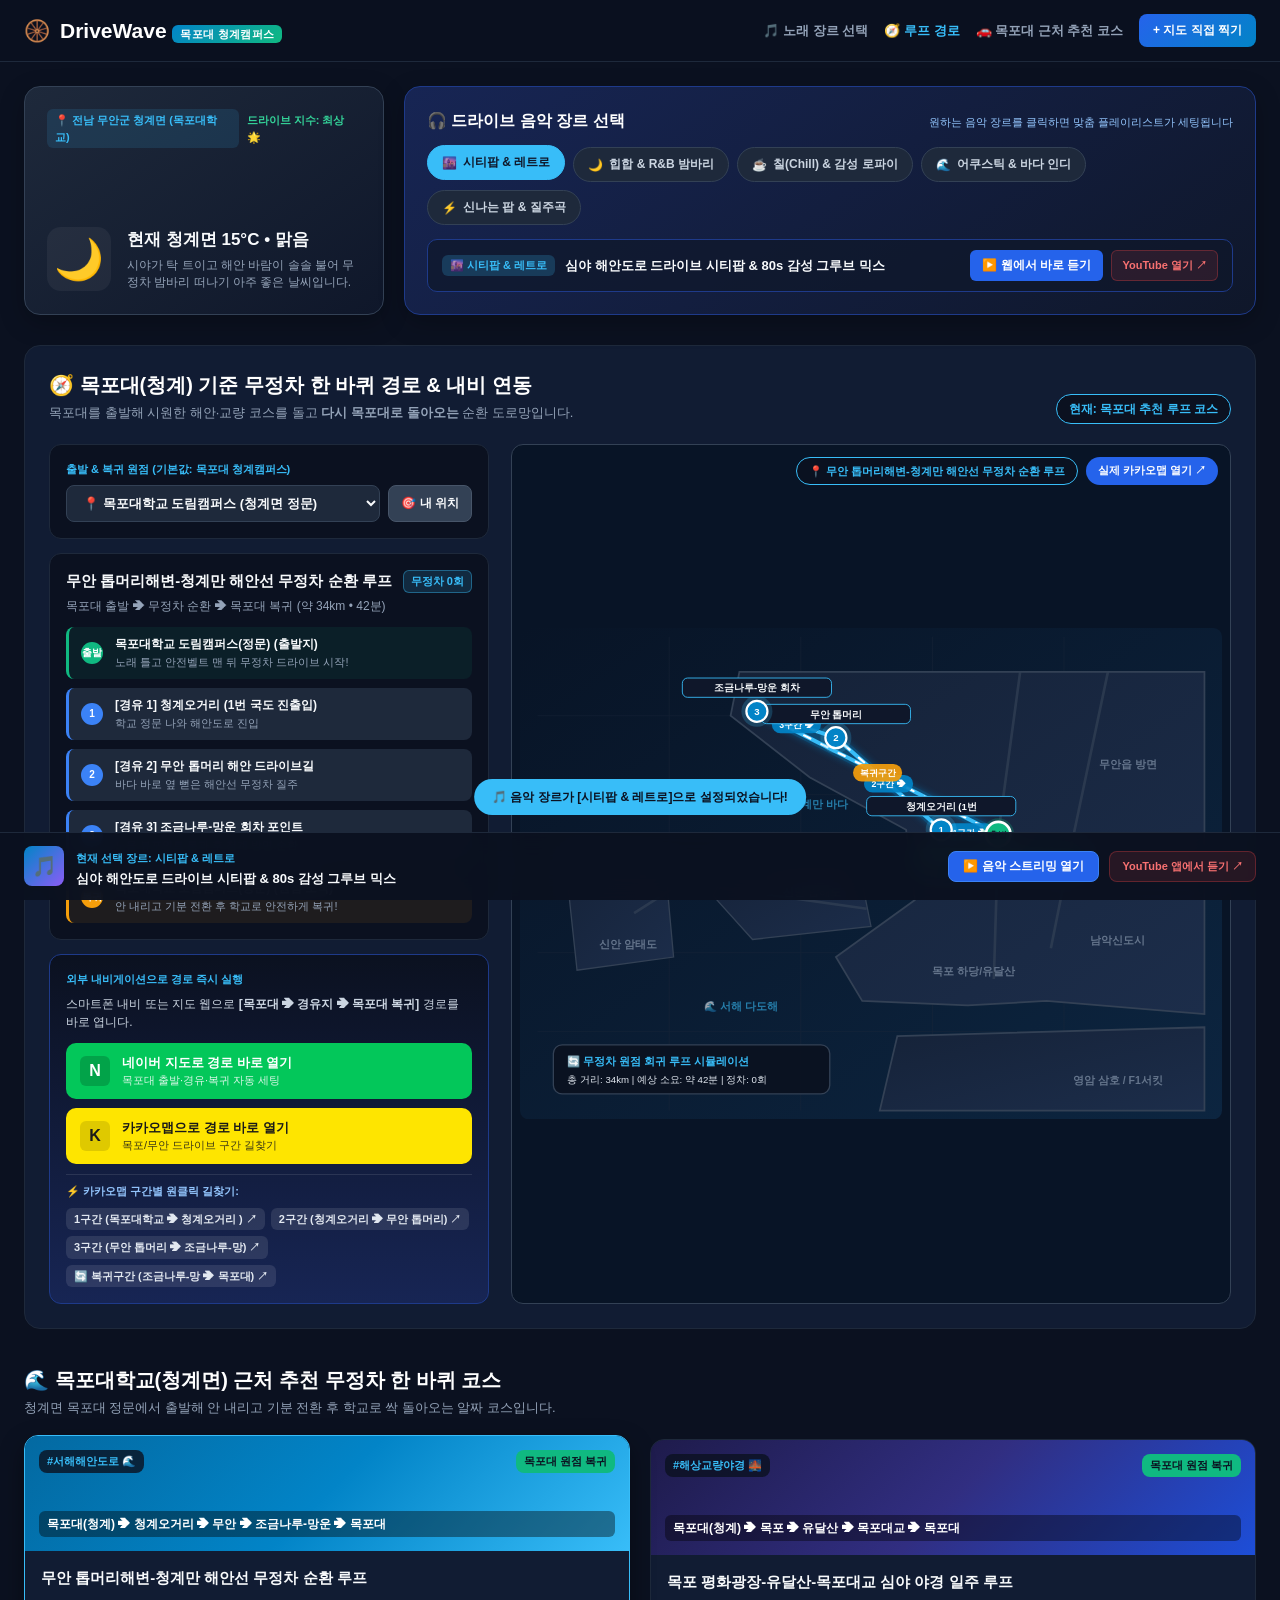
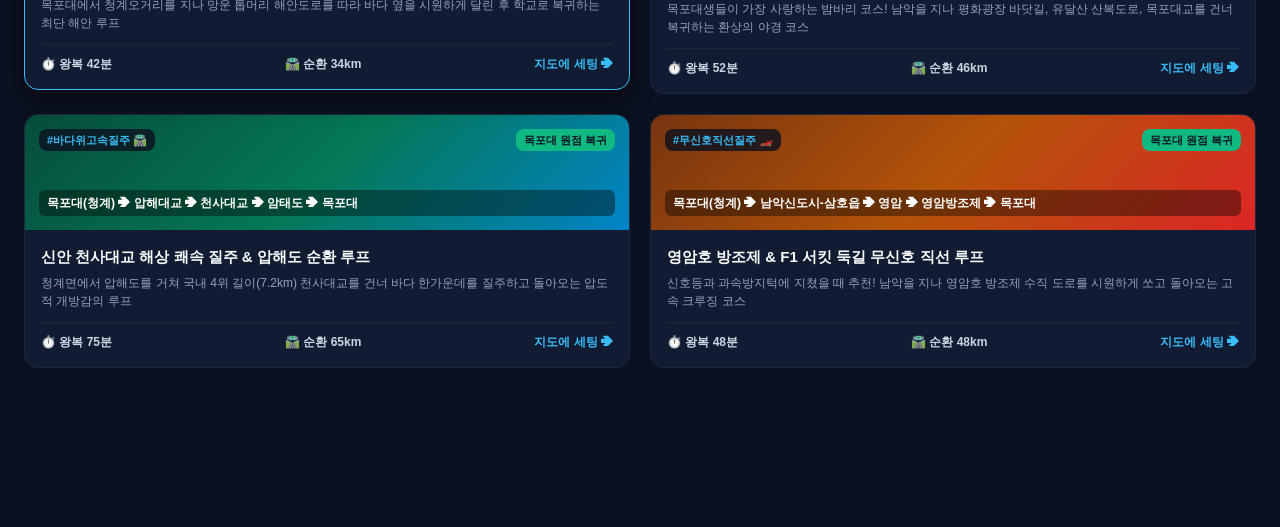
<file: index.html>
<!DOCTYPE html>
<html lang="ko">
<head>
  <meta charset="UTF-8">
  <meta name="viewport" content="width=device-width, initial-scale=1.0">
  <title>DriveWave LOOP - 목포대(청계) 무정차 드라이브 & 장르별 음악 추천</title>
  <link rel="stylesheet" href="style.css">
</head>
<body>

  <!-- [블록 1] 상단 헤더: 깔끔하게 로고와 핵심 이동 링크만 유지 -->
  <header class="header">
    <div class="header-container">
      <div class="logo" onclick="window.scrollTo({top: 0, behavior: 'smooth'})">
        <span class="logo-icon">🛞</span>
        <span class="logo-text">DriveWave <em class="campus-badge">목포대 청계캠퍼스</em></span>
      </div>

      <nav class="nav-links">
        <a href="#music-section">🎵 노래 장르 선택</a>
        <a href="#loop-planner" class="active">🧭 루프 경로</a>
        <a href="#courses">🚗 목포대 근처 추천 코스</a>
        <button type="button" class="btn-custom-mode" onclick="enableCustomLoopMode()">+ 지도 직접 찍기</button>
      </nav>
    </div>
  </header>

  <main class="main-container">

    <!-- [블록 2] 맨 위: 오직 [날씨]와 [노래 장르별 추천]만 집중 배치 -->
    <section class="weather-music-section" id="music-section">
      <!-- 1. 청계면 실시간 날씨 카드 -->
      <div class="weather-compact-card">
        <div class="weather-header">
          <span class="region-pill">📍 전남 무안군 청계면 (목포대학교)</span>
          <span class="drive-index">드라이브 지수: 최상 🌟</span>
        </div>
        <div class="weather-body">
          <div class="weather-big-icon" id="weatherIcon">🌙</div>
          <div class="weather-meta">
            <h3 id="weatherTemp">현재 청계면 15°C • 맑음</h3>
            <p id="weatherDesc">시야가 탁 트이고 해안 바람이 솔솔 불어 무정차 밤바리 떠나기 아주 좋은 날씨입니다.</p>
          </div>
        </div>
      </div>

      <!-- 2. 노래 장르별 추천 큐레이션 -->
      <div class="genre-music-card">
        <div class="genre-card-header">
          <h4>🎧 드라이브 음악 장르 선택</h4>
          <span class="sub-tip">원하는 음악 장르를 클릭하면 맞춤 플레이리스트가 세팅됩니다</span>
        </div>

        <div class="genre-pills">
          <button class="genre-btn active" data-genre="citypop" onclick="selectGenre('citypop')">
            <span>🌆</span> 시티팝 & 레트로
          </button>
          <button class="genre-btn" data-genre="rnb" onclick="selectGenre('rnb')">
            <span>🌙</span> 힙합 & R&B 밤바리
          </button>
          <button class="genre-btn" data-genre="lofi" onclick="selectGenre('lofi')">
            <span>☕</span> 칠(Chill) & 감성 로파이
          </button>
          <button class="genre-btn" data-genre="indie" onclick="selectGenre('indie')">
            <span>🌊</span> 어쿠스틱 & 바다 인디
          </button>
          <button class="genre-btn" data-genre="pop" onclick="selectGenre('pop')">
            <span>⚡</span> 신나는 팝 & 질주곡
          </button>
        </div>

        <!-- 현재 선택된 장르의 추천 플레이리스트 정보 바 -->
        <div class="active-music-bar">
          <div class="active-music-info">
            <span class="music-genre-badge" id="currentGenreBadge">🌆 시티팝 & 레트로</span>
            <strong id="currentTrackTitle">심야 해안도로 드라이브 시티팝 & 감성 그루브 믹스</strong>
          </div>
          <div class="active-music-actions">
            <button type="button" class="btn-music-play" onclick="toggleBgmPlay()">▶️ 웹에서 바로 듣기</button>
            <a id="genreYoutubeLink" href="https://www.youtube.com/results?search_query=%EB%B0%A4%EB%93%9C%EB%9D%BC%EC%9D%B4%EB%B8%8C+%EC%8B%9C%ED%8B%B0%ED%8C%9D+%ED%94%8C%EB%A0%88%EC%9D%B4%EB%A6%AC%EC%8A%A4%ED%8A%B8" target="_blank" class="btn-yt-link">YouTube 열기 ↗</a>
          </div>
        </div>
      </div>
    </section>

    <!-- [블록 3] 목포대 출발 무정차 루프 플래너 & 네이버/카카오 지도 연동 -->
    <section class="planner-section" id="loop-planner">
      <div class="section-header-row">
        <div>
          <h2>🧭 목포대(청계) 기준 무정차 한 바퀴 경로 & 내비 연동</h2>
          <span class="sub-desc">목포대를 출발해 시원한 해안·교량 코스를 돌고 <strong>다시 목포대로 돌아오는</strong> 순환 도로망입니다.</span>
        </div>
        <div class="mode-indicator" id="modeIndicator">현재: 목포대 추천 루프 코스</div>
      </div>

      <div class="planner-grid">
        <!-- 좌측: 경로 제어 및 네이버/카카오맵 연동 -->
        <div class="route-control-panel">
          
          <!-- 출발지 설정: 목포대 청계캠퍼스 중심 -->
          <div class="panel-card">
            <label class="step-label">출발 & 복귀 원점 (기본값: 목포대 청계캠퍼스)</label>
            <div class="start-select-row">
              <select id="startPointSelect" onchange="updateOriginFromPreset()">
                <option value="34.9126,126.4385,목포대학교 도림캠퍼스(정문)">📍 목포대학교 도림캠퍼스 (청계면 정문)</option>
                <option value="34.9180,126.4330,목포대 기숙사/후문">📍 목포대 기숙사 및 후문 원룸촌</option>
                <option value="34.9130,126.4170,청계면사무소/청계오거리">📍 무안 청계오거리 (1번 국도)</option>
                <option value="34.8152,126.4632,남악신도시(전남도청 앞)">📍 남악신도시 (전남도청 부근)</option>
                <option value="34.7955,126.4312,목포 평화광장">📍 목포 하당 평화광장 해안</option>
              </select>
              <button type="button" class="btn-gps" onclick="useMyGPSLocation()" title="내 실시간 위치 사용">🎯 내 위치</button>
            </div>
          </div>

          <!-- 타임라인 -->
          <div class="panel-card">
            <div class="route-title-bar">
              <h3 id="currentCourseTitle">무안 톱머리해변-청계만 해안선 무정차 순환 루프</h3>
              <span class="nonstop-badge">무정차 0회</span>
            </div>
            <p class="route-summary-stats" id="currentCourseStats">목포대 출발 ➔ 해안도로 ➔ 목포대 복귀 (약 34km • 42분)</p>

            <ul class="loop-timeline" id="loopTimelineList">
              <!-- JS 동적 렌더링 -->
            </ul>

            <div class="custom-help-box" id="customHelpBox" style="display: none;">
              💡 <strong>지도 직접 찍기 모드:</strong> 우측 경로 지도 화면 위를 클릭해 지나가고 싶은 지점을 찍으면, 자동으로 <strong>목포대로 돌아오는 한 바퀴 루프</strong>가 이어집니다!
              <button type="button" class="btn-reset-custom" onclick="clearCustomWaypoints()">경유지 초기화</button>
            </div>
          </div>

          <!-- 네이버 지도 & 카카오맵 연동 -->
          <div class="panel-card nav-export-card">
            <label class="step-label">외부 내비게이션으로 경로 즉시 실행</label>
            <p class="export-desc">스마트폰 내비 또는 지도 웹으로 <strong>[목포대 ➔ 경유지 ➔ 목포대 복귀]</strong> 경로를 바로 엽니다.</p>
            
            <div class="nav-btn-group">
              <button type="button" class="btn-nav-export btn-naver" onclick="openNaverMapRoute()">
                <span class="nav-logo">N</span>
                <div class="nav-btn-text">
                  <strong>네이버 지도로 경로 바로 열기</strong>
                  <small>목포대 출발·경유·복귀 자동 세팅</small>
                </div>
              </button>

              <button type="button" class="btn-nav-export btn-kakao" onclick="openKakaoMapRoute()">
                <span class="nav-logo">K</span>
                <div class="nav-btn-text">
                  <strong>카카오맵으로 경로 바로 열기</strong>
                  <small>목포/무안 드라이브 구간 길찾기</small>
                </div>
              </button>
            </div>

            <!-- 구간별 빠른 링크 -->
            <div class="segment-links-box" id="segmentLinksBox"></div>
          </div>

        </div>

        <!-- 우측: API 키 없이도 100% 선명하게 보이는 목포·무안 내비게이션 경로 그래픽 맵 -->
        <div class="map-wrapper">
          <div id="visualMapContainer" class="visual-map-container">
            <!-- JS에서 선택된 코스에 맞춰 고화질 내비게이션 경로 그래픽(SVG)을 렌더링합니다 -->
          </div>
          <div class="map-overlay-controls">
            <span class="overlay-chip" id="mapCourseChip">📍 무안·목포 순환 루프 미리보기</span>
            <button type="button" class="overlay-btn" onclick="openKakaoMapRoute()">실제 카카오맵 열기 ↗</button>
          </div>
        </div>
      </div>
    </section>

    <!-- [블록 4] 맨 밑: 목포대(청계면) 근처 실제 무정차 추천 코스 -->
    <section class="courses-section" id="courses">
      <div class="section-header-row">
        <div>
          <h2>🌊 목포대학교(청계면) 근처 추천 무정차 한 바퀴 코스</h2>
          <span class="sub-desc">청계면 목포대 정문에서 출발해 안 내리고 기분 전환 후 학교로 싹 돌아오는 알짜 코스입니다.</span>
        </div>
      </div>

      <div class="card-grid" id="courseCardGrid">
        <!-- JS 동적 렌더링 -->
      </div>
    </section>

  </main>

  <!-- 하단 고정 음악 플레이어 드로어 -->
  <footer class="bgm-player">
    <div class="player-container">
      <div class="song-info">
        <div class="album-art" id="bgmIcon">🎵</div>
        <div class="song-text">
          <span class="bgm-match-tag" id="bgmGenreDisplay">현재 선택 장르: 시티팝</span>
          <strong id="bgmFooterTitle">심야 해안도로 드라이브 시티팝 & 감성 그루브 믹스</strong>
        </div>
      </div>

      <div class="player-controls">
        <button class="btn-ctrl btn-play" id="bgmPlayBtn" onclick="toggleBgmPlay()">▶️ 음악 스트리밍 열기</button>
        <a id="bgmFooterYtLink" href="https://www.youtube.com/results?search_query=%EB%B0%A4%EB%93%9C%EB%9D%BC%EC%9D%B4%EB%B8%8C+%EC%8B%9C%ED%8B%B0%ED%8C%9D+%ED%94%8C%EB%A0%88%EC%9D%B4%EB%A6%AC%EC%8A%A4%ED%8A%B8" target="_blank" class="btn-yt-open">YouTube 앱에서 듣기 ↗</a>
      </div>
    </div>

    <div class="yt-drawer" id="ytDrawer" style="display: none;">
      <div class="yt-drawer-header">
        <span id="ytDrawerTitle">🎧 드라이브 스트리밍 재생 중</span>
        <button type="button" onclick="toggleBgmPlay()">닫기 ✕</button>
      </div>
      <div id="ytIframeContainer"></div>
    </div>
  </footer>

  <div id="toastMsg" class="toast-msg"></div>

  <script src="app.js"></script>
</body>
</html>
</file>
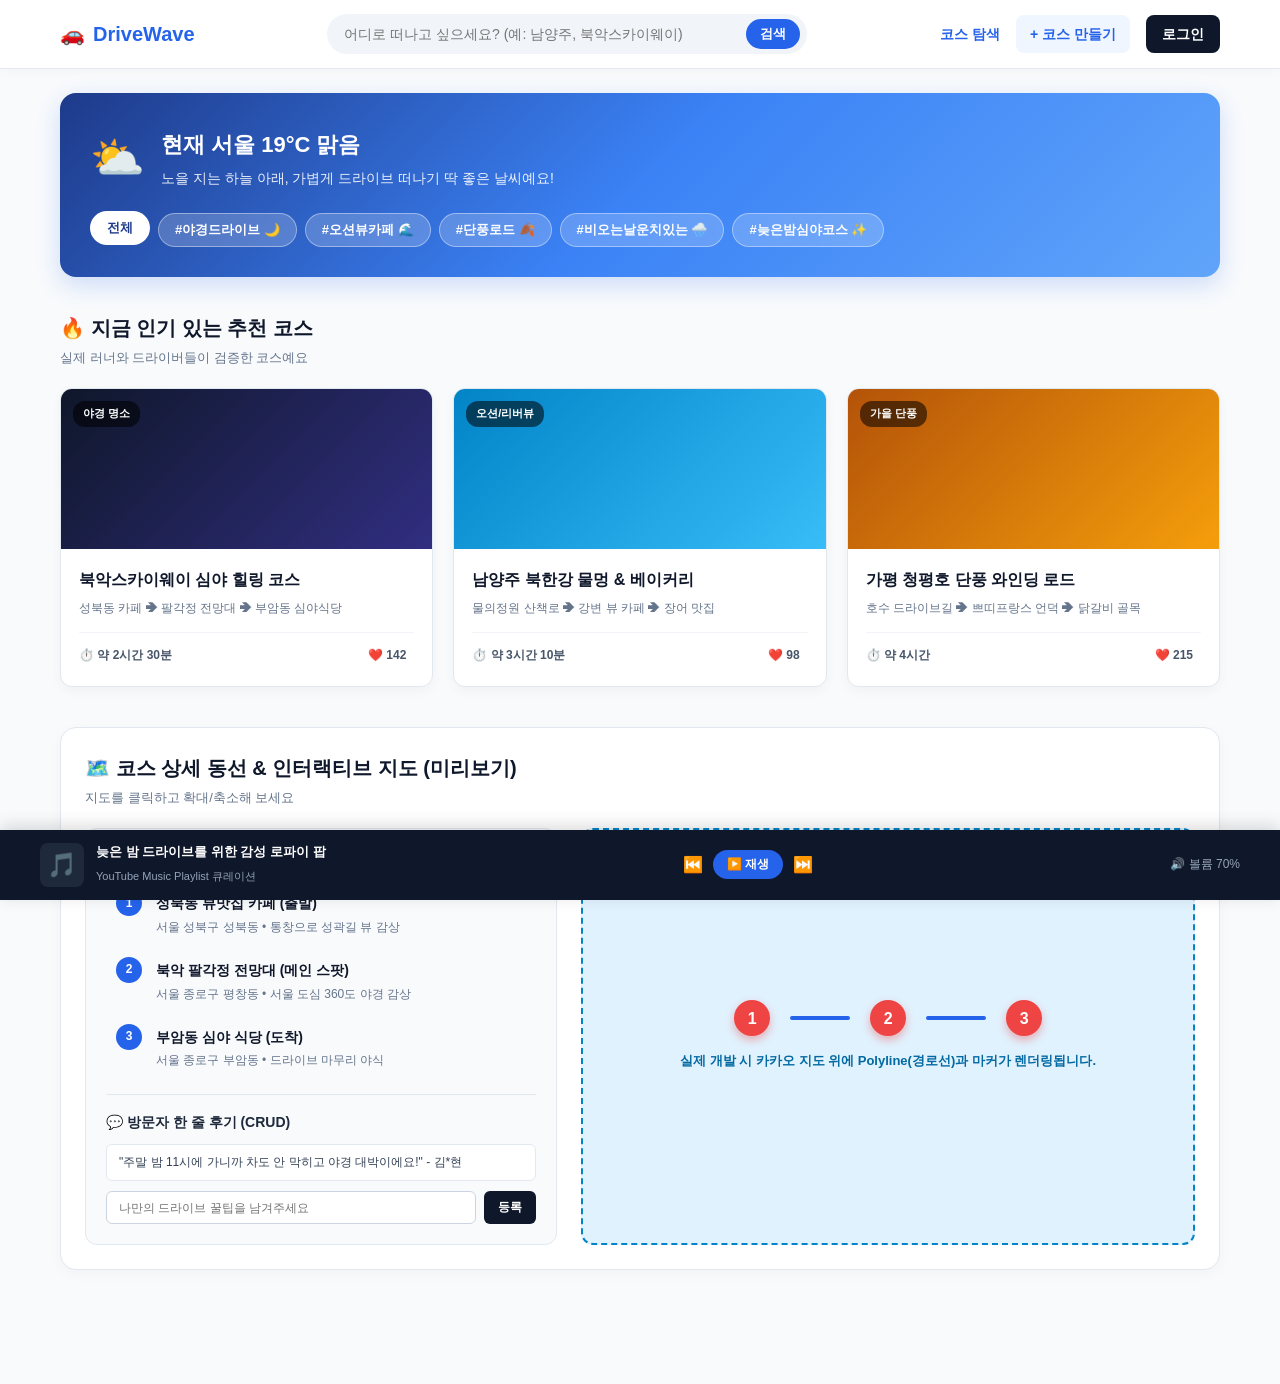
<file: 이전_초안_보관함/index.html>
<!DOCTYPE html>
<html lang="ko">
<head>
  <meta charset="UTF-8">
  <meta name="viewport" content="width=device-width, initial-scale=1.0">
  <title>DriveWave - 날씨 & 테마 맞춤형 드라이브 코스 플래너</title>
  <link rel="stylesheet" href="style.css">
</head>
<body>

  <!-- [블록 1] 상단 헤더 (GNB) -->
  <header class="header">
    <div class="header-container">
      <div class="logo">
        <span class="logo-icon">🚗</span>
        <span class="logo-text">DriveWave</span>
      </div>
      <div class="search-box">
        <input type="text" placeholder="어디로 떠나고 싶으세요? (예: 남양주, 북악스카이웨이)">
        <button type="button">검색</button>
      </div>
      <nav class="nav-links">
        <a href="#courses" class="active">코스 탐색</a>
        <a href="#create" class="btn-create">+ 코스 만들기</a>
        <a href="#login" class="btn-login">로그인</a>
      </nav>
    </div>
  </header>

  <main class="main-container">

    <!-- [블록 2] 실시간 날씨 & 테마 필터 배너 -->
    <section class="banner-section">
      <div class="weather-widget">
        <div class="weather-icon">⛅</div>
        <div class="weather-info">
          <h3>현재 서울 19°C 맑음</h3>
          <p>노을 지는 하늘 아래, 가볍게 드라이브 떠나기 딱 좋은 날씨예요!</p>
        </div>
      </div>
      <div class="theme-tags">
        <button class="tag active">전체</button>
        <button class="tag">#야경드라이브 🌙</button>
        <button class="tag">#오션뷰카페 🌊</button>
        <button class="tag">#단풍로드 🍂</button>
        <button class="tag">#비오는날운치있는 🌧️</button>
        <button class="tag">#늦은밤심야코스 ✨</button>
      </div>
    </section>

    <!-- [블록 3] 추천 드라이브 코스 카드 그리드 -->
    <section class="courses-section" id="courses">
      <div class="section-header">
        <h2>🔥 지금 인기 있는 추천 코스</h2>
        <span class="sub-desc">실제 러너와 드라이버들이 검증한 코스예요</span>
      </div>

      <div class="card-grid">
        <!-- 코스 카드 1 -->
        <article class="course-card" onclick="openDetailModal('북악스카이웨이 야경 드라이브')">
          <div class="card-thumb thumb-night">
            <span class="badge">야경 명소</span>
          </div>
          <div class="card-content">
            <h3 class="card-title">북악스카이웨이 심야 힐링 코스</h3>
            <p class="card-route">성북동 카페 ➔ 팔각정 전망대 ➔ 부암동 심야식당</p>
            <div class="card-meta">
              <span>⏱️ 약 2시간 30분</span>
              <span class="like-btn" onclick="toggleLike(event, this)">❤️ 142</span>
            </div>
          </div>
        </article>

        <!-- 코스 카드 2 -->
        <article class="course-card" onclick="openDetailModal('남양주 북한강 물멍 드라이브')">
          <div class="card-thumb thumb-river">
            <span class="badge">오션/리버뷰</span>
          </div>
          <div class="card-content">
            <h3 class="card-title">남양주 북한강 물멍 & 베이커리</h3>
            <p class="card-route">물의정원 산책로 ➔ 강변 뷰 카페 ➔ 장어 맛집</p>
            <div class="card-meta">
              <span>⏱️ 약 3시간 10분</span>
              <span class="like-btn" onclick="toggleLike(event, this)">❤️ 98</span>
            </div>
          </div>
        </article>

        <!-- 코스 카드 3 -->
        <article class="course-card" onclick="openDetailModal('청평호 단풍 & 와인딩 코스')">
          <div class="card-thumb thumb-autumn">
            <span class="badge">가을 단풍</span>
          </div>
          <div class="card-content">
            <h3 class="card-title">가평 청평호 단풍 와인딩 로드</h3>
            <p class="card-route">호수 드라이브길 ➔ 쁘띠프랑스 언덕 ➔ 닭갈비 골목</p>
            <div class="card-meta">
              <span>⏱️ 약 4시간</span>
              <span class="like-btn" onclick="toggleLike(event, this)">❤️ 215</span>
            </div>
          </div>
        </article>
      </div>
    </section>

    <!-- [블록 5 & 6] 코스 상세 & 지도 미리보기 영역 (클릭 시 나타나는 상세 뷰) -->
    <section class="detail-preview-section">
      <div class="section-header">
        <h2>🗺️ 코스 상세 동선 & 인터랙티브 지도 (미리보기)</h2>
        <span class="sub-desc">지도를 클릭하고 확대/축소해 보세요</span>
      </div>

      <div class="detail-container">
        <!-- 좌측: 타임라인 블록 -->
        <div class="timeline-block">
          <h3>📍 1~3차 상세 동선</h3>
          <ul class="timeline-list">
            <li>
              <div class="timeline-dot">1</div>
              <div class="timeline-info">
                <strong>성북동 뷰맛집 카페 (출발)</strong>
                <p>서울 성북구 성북동 • 통창으로 성곽길 뷰 감상</p>
              </div>
            </li>
            <li>
              <div class="timeline-dot">2</div>
              <div class="timeline-info">
                <strong>북악 팔각정 전망대 (메인 스팟)</strong>
                <p>서울 종로구 평창동 • 서울 도심 360도 야경 감상</p>
              </div>
            </li>
            <li>
              <div class="timeline-dot">3</div>
              <div class="timeline-info">
                <strong>부암동 심야 식당 (도착)</strong>
                <p>서울 종로구 부암동 • 드라이브 마무리 야식</p>
              </div>
            </li>
          </ul>

          <div class="comment-box">
            <h4>💬 방문자 한 줄 후기 (CRUD)</h4>
            <div class="comment-item">"주말 밤 11시에 가니까 차도 안 막히고 야경 대박이에요!" - 김*현</div>
            <div class="comment-form">
              <input type="text" placeholder="나만의 드라이브 꿀팁을 남겨주세요">
              <button type="button">등록</button>
            </div>
          </div>
        </div>

        <!-- 우측: 카카오 지도 영역 블록 -->
        <div class="map-block">
          <div class="map-placeholder">
            <div class="map-badge">🗺️ Kakao Maps 연동 구역</div>
            <div class="route-line-demo">
              <div class="pin pin-1">1</div>
              <div class="line"></div>
              <div class="pin pin-2">2</div>
              <div class="line"></div>
              <div class="pin pin-3">3</div>
            </div>
            <p class="map-caption">실제 개발 시 카카오 지도 위에 Polyline(경로선)과 마커가 렌더링됩니다.</p>
          </div>
        </div>
      </div>
    </section>

  </main>

  <!-- [블록 4] 감성 드라이브 BGM 플레이어 (화면 하단 고정) -->
  <footer class="bgm-player">
    <div class="player-container">
      <div class="song-info">
        <span class="album-art">🎵</span>
        <div>
          <strong>늦은 밤 드라이브를 위한 감성 로파이 팝</strong>
          <span class="author">YouTube Music Playlist 큐레이션</span>
        </div>
      </div>
      <div class="player-controls">
        <button class="btn-ctrl">⏮️</button>
        <button class="btn-ctrl btn-play">▶️ 재생</button>
        <button class="btn-ctrl">⏭️</button>
      </div>
      <div class="player-extra">
        <span>🔊 볼륨 70%</span>
      </div>
    </div>
  </footer>

  <script>
    // 좋아요 하트 토글 인터랙션
    function toggleLike(e, btn) {
      e.stopPropagation();
      let currentLikes = parseInt(btn.innerText.replace(/[^0-9]/g, ''));
      if (btn.classList.toggle('liked')) {
        btn.innerText = '💖 ' + (currentLikes + 1);
      } else {
        btn.innerText = '❤️ ' + (currentLikes - 1);
      }
    }

    // 태그 버튼 활성화
    const tags = document.querySelectorAll('.theme-tags .tag');
    tags.forEach(tag => {
      tag.addEventListener('click', () => {
        tags.forEach(t => t.classList.remove('active'));
        tag.classList.add('active');
      });
    });

    function openDetailModal(title) {
      alert(`선택하신 [${title}] 코스 상세 화면으로 스크롤합니다!`);
      document.querySelector('.detail-preview-section').scrollIntoView({ behavior: 'smooth' });
    }
  </script>

</body>
</html>
</file>
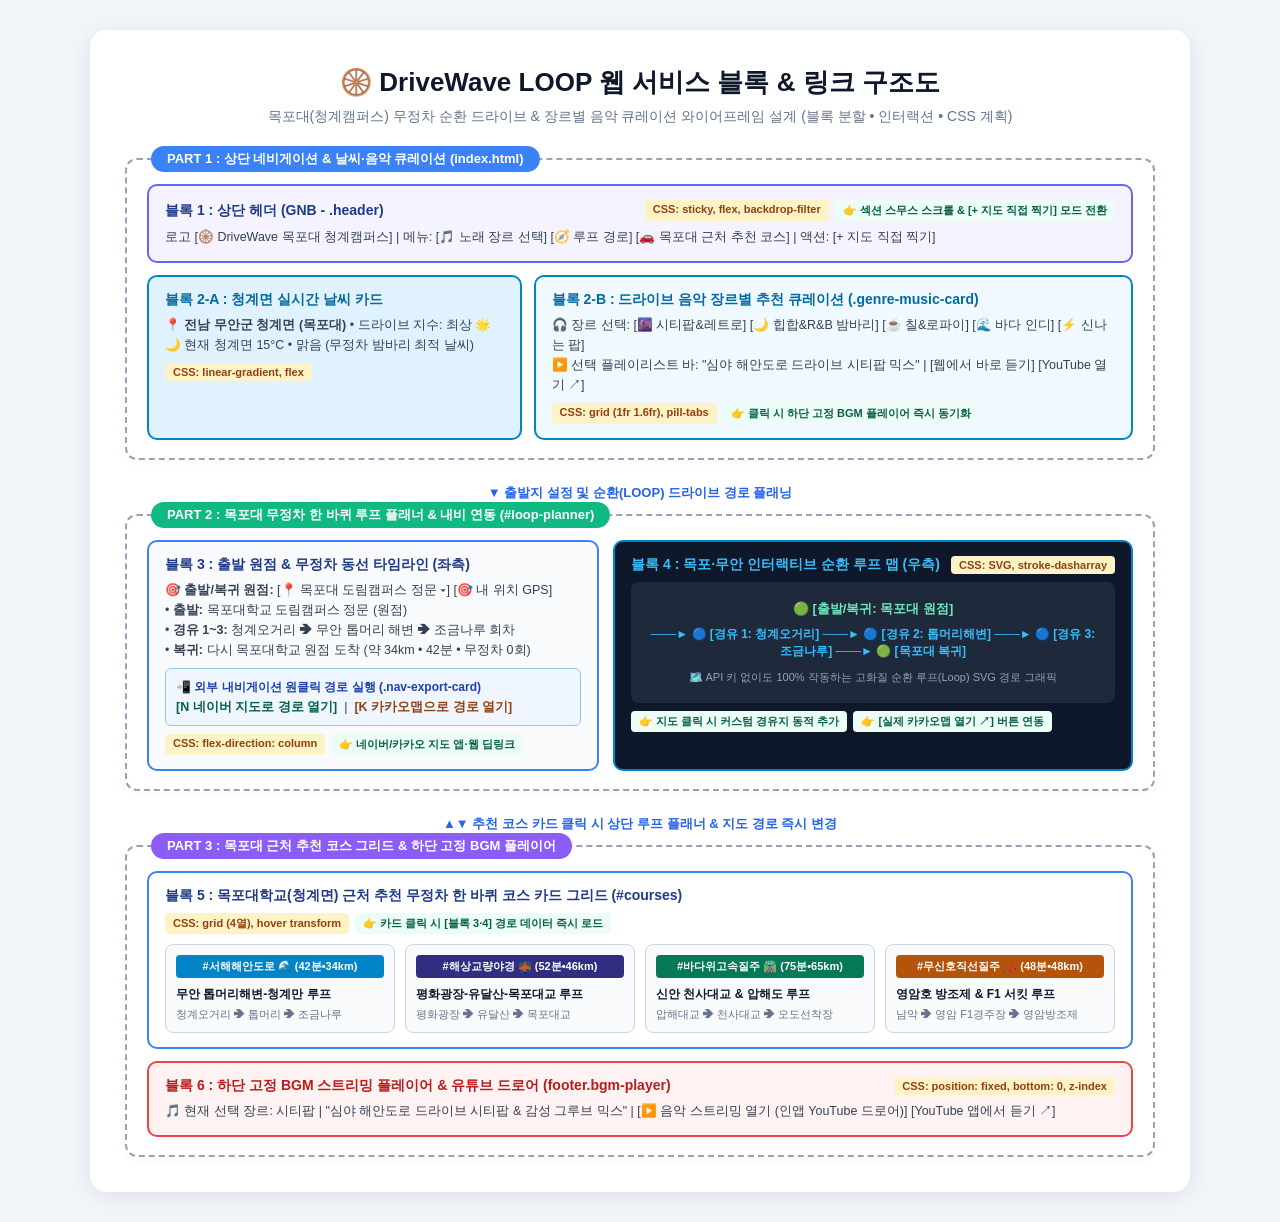
<file: block_diagram.html>
<!DOCTYPE html>
<html lang="ko">
<head>
  <meta charset="UTF-8">
  <title>DriveWave LOOP 웹 서비스 블록 & 링크 구조도</title>
  <style>
    * { box-sizing: border-box; margin: 0; padding: 0; font-family: -apple-system, BlinkMacSystemFont, "Apple SD Gothic Neo", "Malgun Gothic", sans-serif; }
    body { background-color: #f1f5f9; padding: 30px; color: #1e293b; }
    .container { max-width: 1100px; margin: 0 auto; background: #ffffff; padding: 35px; border-radius: 16px; box-shadow: 0 4px 20px rgba(0,0,0,0.08); }
    h1 { font-size: 26px; text-align: center; margin-bottom: 8px; color: #0f172a; }
    .subtitle { text-align: center; color: #64748b; font-size: 14px; margin-bottom: 32px; }
    
    .page-section { border: 2px dashed #94a3b8; border-radius: 12px; padding: 24px 20px 18px; margin-bottom: 24px; background: #ffffff; position: relative; box-shadow: 0 2px 10px rgba(0,0,0,0.03); }
    .page-title { position: absolute; top: -14px; left: 24px; background: #3b82f6; color: white; padding: 4px 16px; border-radius: 20px; font-size: 13px; font-weight: bold; }
    .page-title.green { background: #10b981; }
    .page-title.purple { background: #8b5cf6; }

    .block { border: 2px solid #3b82f6; border-radius: 10px; background: white; padding: 14px 16px; margin-bottom: 12px; position: relative; }
    .block:last-child { margin-bottom: 0; }
    .block-header { display: flex; justify-content: space-between; align-items: center; flex-wrap: wrap; gap: 8px; margin-bottom: 6px; }
    .block-title { font-size: 14px; font-weight: 700; color: #1e3a8a; }
    .block-desc { font-size: 12.5px; color: #334155; line-height: 1.6; }
    
    .badges { display: flex; gap: 6px; flex-wrap: wrap; }
    .css-badge { display: inline-block; background: #fef3c7; color: #92400e; font-size: 11px; font-weight: 600; padding: 3px 8px; border-radius: 4px; }
    .link-badge { display: inline-block; background: #ecfdf5; color: #065f46; font-size: 11px; font-weight: 600; padding: 3px 8px; border-radius: 4px; }

    .header-block { border-color: #6366f1; background: #f5f3ff; }
    .weather-block { border-color: #0284c7; background: #e0f2fe; }
    .music-block { border-color: #0284c7; background: #f0f9ff; }
    .bgm-block { border-color: #ef4444; background: #fef2f2; }
    .bgm-block .block-title { color: #b91c1c; }

    .grid-weather-music { display: grid; grid-template-columns: 1fr 1.6fr; gap: 12px; }
    .grid-planner { display: grid; grid-template-columns: 1fr 1.15fr; gap: 14px; }
    .grid-4 { display: grid; grid-template-columns: repeat(4, 1fr); gap: 10px; margin-top: 10px; }

    .course-card { border: 1px solid #cbd5e1; border-radius: 8px; padding: 10px; background: #f8fafc; }
    .course-tag { display: block; text-align: center; color: #fff; font-size: 11px; font-weight: bold; padding: 4px 6px; border-radius: 4px; margin-bottom: 8px; }
    .course-name { font-size: 12px; font-weight: bold; color: #0f172a; margin-bottom: 4px; }
    .course-path { font-size: 11px; color: #64748b; }

    .flow-connector { text-align: center; margin: 12px 0; color: #2563eb; font-weight: bold; font-size: 13px; }
  </style>
</head>
<body>

<div class="container">
  <h1>🛞 DriveWave LOOP 웹 서비스 블록 & 링크 구조도</h1>
  <p class="subtitle">목포대(청계캠퍼스) 무정차 순환 드라이브 & 장르별 음악 큐레이션 와이어프레임 설계 (블록 분할 • 인터랙션 • CSS 계획)</p>

  <!-- PART 1 -->
  <div class="page-section">
    <div class="page-title">PART 1 : 상단 네비게이션 & 날씨·음악 큐레이션 (index.html)</div>

    <div class="block header-block">
      <div class="block-header">
        <span class="block-title">블록 1 : 상단 헤더 (GNB - .header)</span>
        <div class="badges">
          <span class="css-badge">CSS: sticky, flex, backdrop-filter</span>
          <span class="link-badge">👉 섹션 스무스 스크롤 & [+ 지도 직접 찍기] 모드 전환</span>
        </div>
      </div>
      <div class="block-desc">로고 [🛞 DriveWave 목포대 청계캠퍼스] | 메뉴: [🎵 노래 장르 선택] [🧭 루프 경로] [🚗 목포대 근처 추천 코스] | 액션: [+ 지도 직접 찍기]</div>
    </div>

    <div class="grid-weather-music">
      <div class="block weather-block" style="margin-bottom:0;">
        <div class="block-header">
          <span class="block-title" style="color:#0369a1;">블록 2-A : 청계면 실시간 날씨 카드</span>
        </div>
        <div class="block-desc">
          📍 <strong>전남 무안군 청계면 (목포대)</strong> • 드라이브 지수: 최상 🌟<br>
          🌙 현재 청계면 15°C • 맑음 (무정차 밤바리 최적 날씨)
        </div>
        <div class="badges" style="margin-top:8px;">
          <span class="css-badge">CSS: linear-gradient, flex</span>
        </div>
      </div>

      <div class="block music-block" style="margin-bottom:0;">
        <div class="block-header">
          <span class="block-title" style="color:#0369a1;">블록 2-B : 드라이브 음악 장르별 추천 큐레이션 (.genre-music-card)</span>
        </div>
        <div class="block-desc">
          🎧 장르 선택: [🌆 시티팝&레트로] [🌙 힙합&R&B 밤바리] [☕ 칠&로파이] [🌊 바다 인디] [⚡ 신나는 팝]<br>
          ▶️ 선택 플레이리스트 바: "심야 해안도로 드라이브 시티팝 믹스" | [웹에서 바로 듣기] [YouTube 열기 ↗]
        </div>
        <div class="badges" style="margin-top:8px;">
          <span class="css-badge">CSS: grid (1fr 1.6fr), pill-tabs</span>
          <span class="link-badge">👉 클릭 시 하단 고정 BGM 플레이어 즉시 동기화</span>
        </div>
      </div>
    </div>
  </div>

  <div class="flow-connector">▼ 출발지 설정 및 순환(LOOP) 드라이브 경로 플래닝</div>

  <!-- PART 2 -->
  <div class="page-section">
    <div class="page-title green">PART 2 : 목포대 무정차 한 바퀴 루프 플래너 & 내비 연동 (#loop-planner)</div>

    <div class="grid-planner">
      <div class="block" style="background:#f8fafc; margin-bottom:0;">
        <div class="block-header">
          <span class="block-title">블록 3 : 출발 원점 & 무정차 동선 타임라인 (좌측)</span>
        </div>
        <div class="block-desc">
          🎯 <strong>출발/복귀 원점:</strong> [📍 목포대 도림캠퍼스 정문 ▾] [🎯 내 위치 GPS]<br>
          • <strong>출발:</strong> 목포대학교 도림캠퍼스 정문 (원점)<br>
          • <strong>경유 1~3:</strong> 청계오거리 ➔ 무안 톱머리 해변 ➔ 조금나루 회차<br>
          • <strong>복귀:</strong> 다시 목포대학교 원점 도착 (약 34km • 42분 • 무정차 0회)
          <div style="background:#eff6ff; border:1px solid #93c5fd; border-radius:6px; padding:8px 10px; margin-top:8px;">
            <strong style="color:#1e40af; font-size:12px;">📲 외부 내비게이션 원클릭 경로 실행 (.nav-export-card)</strong><br>
            <span style="color:#065f46; font-weight:bold;">[N 네이버 지도로 경로 열기]</span> &nbsp;|&nbsp; <span style="color:#92400e; font-weight:bold;">[K 카카오맵으로 경로 열기]</span>
          </div>
        </div>
        <div class="badges" style="margin-top:8px;">
          <span class="css-badge">CSS: flex-direction: column</span>
          <span class="link-badge">👉 네이버/카카오 지도 앱·웹 딥링크</span>
        </div>
      </div>

      <div class="block" style="background:#0f172a; border-color:#0284c7; color:#f8fafc; margin-bottom:0;">
        <div class="block-header">
          <span class="block-title" style="color:#38bdf8;">블록 4 : 목포·무안 인터랙티브 순환 루프 맵 (우측)</span>
          <span class="css-badge">CSS: SVG, stroke-dasharray</span>
        </div>
        <div style="background:#1e293b; border-radius:8px; padding:18px; text-align:center; margin:8px 0;">
          <div style="color:#6ee7b7; font-weight:bold; font-size:13px; margin-bottom:8px;">🟢 [출발/복귀: 목포대 원점]</div>
          <div style="color:#38bdf8; font-size:12px; font-weight:bold;">───► 🔵 [경유 1: 청계오거리] ───► 🔵 [경유 2: 톱머리해변] ───► 🔵 [경유 3: 조금나루] ───► 🟢 [목포대 복귀]</div>
          <div style="color:#94a3b8; font-size:11px; margin-top:10px;">🗺️ API 키 없이도 100% 작동하는 고화질 순환 루프(Loop) SVG 경로 그래픽</div>
        </div>
        <div class="badges">
          <span class="link-badge">👉 지도 클릭 시 커스텀 경유지 동적 추가</span>
          <span class="link-badge">👉 [실제 카카오맵 열기 ↗] 버튼 연동</span>
        </div>
      </div>
    </div>
  </div>

  <div class="flow-connector">▲▼ 추천 코스 카드 클릭 시 상단 루프 플래너 & 지도 경로 즉시 변경</div>

  <!-- PART 3 -->
  <div class="page-section" style="margin-bottom:0;">
    <div class="page-title purple">PART 3 : 목포대 근처 추천 코스 그리드 & 하단 고정 BGM 플레이어</div>

    <div class="block">
      <div class="block-header">
        <span class="block-title">블록 5 : 목포대학교(청계면) 근처 추천 무정차 한 바퀴 코스 카드 그리드 (#courses)</span>
        <div class="badges">
          <span class="css-badge">CSS: grid (4열), hover transform</span>
          <span class="link-badge">👉 카드 클릭 시 [블록 3·4] 경로 데이터 즉시 로드</span>
        </div>
      </div>
      <div class="grid-4">
        <div class="course-card">
          <span class="course-tag" style="background:#0284c7;">#서해해안도로 🌊 (42분•34km)</span>
          <div class="course-name">무안 톱머리해변-청계만 루프</div>
          <div class="course-path">청계오거리 ➔ 톱머리 ➔ 조금나루</div>
        </div>
        <div class="course-card">
          <span class="course-tag" style="background:#312e81;">#해상교량야경 🌉 (52분•46km)</span>
          <div class="course-name">평화광장-유달산-목포대교 루프</div>
          <div class="course-path">평화광장 ➔ 유달산 ➔ 목포대교</div>
        </div>
        <div class="course-card">
          <span class="course-tag" style="background:#047857;">#바다위고속질주 🛣️ (75분•65km)</span>
          <div class="course-name">신안 천사대교 & 압해도 루프</div>
          <div class="course-path">압해대교 ➔ 천사대교 ➔ 오도선착장</div>
        </div>
        <div class="course-card">
          <span class="course-tag" style="background:#b45309;">#무신호직선질주 🏎️ (48분•48km)</span>
          <div class="course-name">영암호 방조제 & F1 서킷 루프</div>
          <div class="course-path">남악 ➔ 영암 F1경주장 ➔ 영암방조제</div>
        </div>
      </div>
    </div>

    <div class="block bgm-block">
      <div class="block-header">
        <span class="block-title">블록 6 : 하단 고정 BGM 스트리밍 플레이어 & 유튜브 드로어 (footer.bgm-player)</span>
        <span class="css-badge">CSS: position: fixed, bottom: 0, z-index</span>
      </div>
      <div class="block-desc">🎵 현재 선택 장르: 시티팝 | "심야 해안도로 드라이브 시티팝 & 감성 그루브 믹스" | [▶️ 음악 스트리밍 열기 (인앱 YouTube 드로어)] [YouTube 앱에서 듣기 ↗]</div>
    </div>
  </div>

</div>

</body>
</html>
</file>
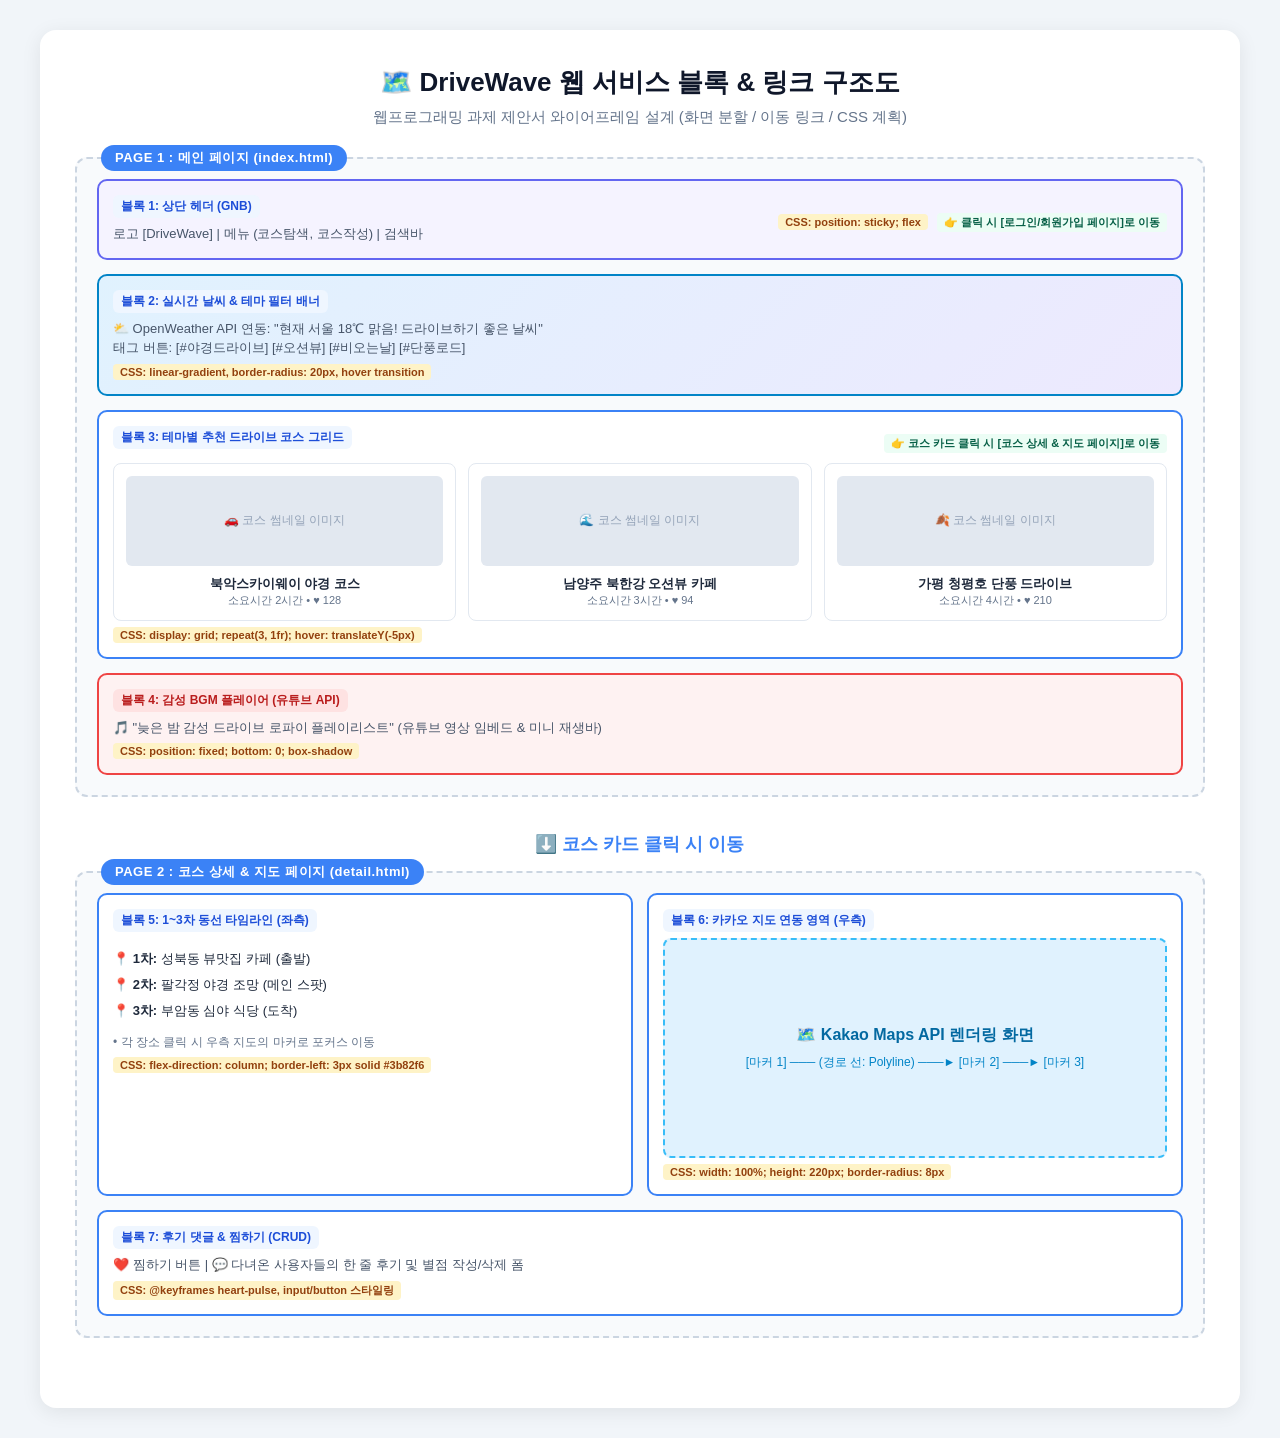
<file: 이전_초안_보관함/block_diagram.html>
<!DOCTYPE html>
<html lang="ko">
<head>
  <meta charset="UTF-8">
  <title>DriveWave 웹 서비스 블록 & 링크 구조도</title>
  <style>
    * { box-sizing: border-box; margin: 0; padding: 0; font-family: -apple-system, BlinkMacSystemFont, "Apple SD Gothic Neo", "Malgun Gothic", sans-serif; }
    body { background-color: #f1f5f9; padding: 30px; color: #1e293b; }
    .container { max-width: 1200px; margin: 0 auto; background: #ffffff; padding: 35px; border-radius: 16px; box-shadow: 0 4px 20px rgba(0,0,0,0.08); }
    h1 { font-size: 26px; text-align: center; margin-bottom: 8px; color: #0f172a; }
    .subtitle { text-align: center; color: #64748b; font-size: 15px; margin-bottom: 30px; }
    
    .page-section { border: 2px dashed #cbd5e1; border-radius: 12px; padding: 20px; margin-bottom: 35px; background: #f8fafc; position: relative; }
    .page-title { position: absolute; top: -14px; left: 24px; background: #3b82f6; color: white; padding: 4px 14px; border-radius: 20px; font-size: 13px; font-weight: bold; letter-spacing: 0.5px; }

    /* 블록 공통 스타일 */
    .block { border: 2px solid #3b82f6; border-radius: 10px; background: white; padding: 14px; margin-bottom: 14px; position: relative; transition: all 0.2s; }
    .block-tag { display: inline-block; background: #eff6ff; color: #1d4ed8; font-size: 12px; font-weight: bold; padding: 3px 8px; border-radius: 6px; margin-bottom: 6px; }
    .block-desc { font-size: 13px; color: #475569; line-height: 1.5; }
    .css-badge { display: inline-block; background: #fef3c7; color: #92400e; font-size: 11px; font-weight: 600; padding: 2px 7px; border-radius: 4px; margin-top: 6px; }
    .link-badge { display: inline-block; background: #ecfdf5; color: #065f46; font-size: 11px; font-weight: 600; padding: 2px 7px; border-radius: 4px; margin-top: 6px; margin-left: 5px; }

    /* 헤더 블록 */
    .header-block { display: flex; justify-content: space-between; align-items: center; border-color: #6366f1; background: #f5f3ff; }
    
    /* 배너 블록 */
    .banner-block { background: linear-gradient(135deg, #e0f2fe 0%, #ede9fe 100%); border-color: #0284c7; }
    
    /* 2열 레이아웃 */
    .grid-2 { display: grid; grid-template-columns: 1fr 1fr; gap: 14px; }
    .grid-3 { display: grid; grid-template-columns: repeat(3, 1fr); gap: 12px; }

    .card-item { border: 1px solid #e2e8f0; border-radius: 8px; padding: 12px; background: #ffffff; text-align: center; }
    .card-img-placeholder { height: 90px; background: #e2e8f0; border-radius: 6px; display: flex; align-items: center; justify-content: center; color: #94a3b8; font-size: 12px; margin-bottom: 8px; }

    /* 지도 영역 */
    .map-placeholder { height: 220px; background: #e0f2fe; border: 2px dashed #38bdf8; border-radius: 8px; display: flex; flex-direction: column; align-items: center; justify-content: center; color: #0369a1; font-weight: bold; gap: 8px; }

    /* 이동 화살표 표시선 */
    .flow-connector { text-align: center; margin: 15px 0; color: #3b82f6; font-weight: bold; font-size: 18px; }
  </style>
</head>
<body>

<div class="container">
  <h1>🗺️ DriveWave 웹 서비스 블록 & 링크 구조도</h1>
  <p class="subtitle">웹프로그래밍 과제 제안서 와이어프레임 설계 (화면 분할 / 이동 링크 / CSS 계획)</p>

  <!-- 1. 메인 페이지 -->
  <div class="page-section">
    <div class="page-title">PAGE 1 : 메인 페이지 (index.html)</div>

    <!-- 헤더 -->
    <div class="block header-block">
      <div>
        <span class="block-tag">블록 1: 상단 헤더 (GNB)</span>
        <div class="block-desc">로고 [DriveWave] | 메뉴 (코스탐색, 코스작성) | 검색바</div>
      </div>
      <div>
        <span class="css-badge">CSS: position: sticky; flex</span>
        <span class="link-badge">👉 클릭 시 [로그인/회원가입 페이지]로 이동</span>
      </div>
    </div>

    <!-- 날씨 & 테마 배너 -->
    <div class="block banner-block">
      <span class="block-tag">블록 2: 실시간 날씨 & 테마 필터 배너</span>
      <div class="block-desc">
        ⛅ OpenWeather API 연동: "현재 서울 18℃ 맑음! 드라이브하기 좋은 날씨"<br>
        태그 버튼: [#야경드라이브] [#오션뷰] [#비오는날] [#단풍로드]
      </div>
      <span class="css-badge">CSS: linear-gradient, border-radius: 20px, hover transition</span>
    </div>

    <!-- 추천 코스 그리드 -->
    <div class="block">
      <div style="display:flex; justify-content:space-between; align-items:center; margin-bottom: 8px;">
        <span class="block-tag">블록 3: 테마별 추천 드라이브 코스 그리드</span>
        <span class="link-badge">👉 코스 카드 클릭 시 [코스 상세 & 지도 페이지]로 이동</span>
      </div>
      <div class="grid-3">
        <div class="card-item">
          <div class="card-img-placeholder">🚗 코스 썸네일 이미지</div>
          <strong style="font-size:13px;">북악스카이웨이 야경 코스</strong>
          <p style="font-size:11px; color:#64748b;">소요시간 2시간 • ♥ 128</p>
        </div>
        <div class="card-item">
          <div class="card-img-placeholder">🌊 코스 썸네일 이미지</div>
          <strong style="font-size:13px;">남양주 북한강 오션뷰 카페</strong>
          <p style="font-size:11px; color:#64748b;">소요시간 3시간 • ♥ 94</p>
        </div>
        <div class="card-item">
          <div class="card-img-placeholder">🍂 코스 썸네일 이미지</div>
          <strong style="font-size:13px;">가평 청평호 단풍 드라이브</strong>
          <p style="font-size:11px; color:#64748b;">소요시간 4시간 • ♥ 210</p>
        </div>
      </div>
      <span class="css-badge">CSS: display: grid; repeat(3, 1fr); hover: translateY(-5px)</span>
    </div>

    <!-- 음악 플레이어 -->
    <div class="block" style="background:#fef2f2; border-color:#ef4444; margin-bottom: 0;">
      <span class="block-tag" style="background:#fee2e2; color:#b91c1c;">블록 4: 감성 BGM 플레이어 (유튜브 API)</span>
      <div class="block-desc">🎵 "늦은 밤 감성 드라이브 로파이 플레이리스트" (유튜브 영상 임베드 & 미니 재생바)</div>
      <span class="css-badge">CSS: position: fixed; bottom: 0; box-shadow</span>
    </div>
  </div>

  <div class="flow-connector">⬇️ 코스 카드 클릭 시 이동</div>

  <!-- 2. 코스 상세 및 지도 페이지 -->
  <div class="page-section">
    <div class="page-title">PAGE 2 : 코스 상세 & 지도 페이지 (detail.html)</div>

    <div class="grid-2">
      <!-- 좌측: 동선 타임라인 -->
      <div class="block" style="margin-bottom:0;">
        <span class="block-tag">블록 5: 1~3차 동선 타임라인 (좌측)</span>
        <div style="font-size:13px; line-height:2; margin-top:8px;">
          📍 <strong>1차:</strong> 성북동 뷰맛집 카페 (출발)<br>
          📍 <strong>2차:</strong> 팔각정 야경 조망 (메인 스팟)<br>
          📍 <strong>3차:</strong> 부암동 심야 식당 (도착)
        </div>
        <p style="font-size:12px; color:#64748b; margin-top:10px;">• 각 장소 클릭 시 우측 지도의 마커로 포커스 이동</p>
        <span class="css-badge">CSS: flex-direction: column; border-left: 3px solid #3b82f6</span>
      </div>

      <!-- 우측: 카카오 지도 -->
      <div class="block" style="margin-bottom:0;">
        <span class="block-tag">블록 6: 카카오 지도 연동 영역 (우측)</span>
        <div class="map-placeholder">
          🗺️ Kakao Maps API 렌더링 화면
          <span style="font-size:12px; font-weight:normal; color:#0284c7;">[마커 1] ─── (경로 선: Polyline) ───► [마커 2] ───► [마커 3]</span>
        </div>
        <span class="css-badge">CSS: width: 100%; height: 220px; border-radius: 8px</span>
      </div>
    </div>

    <!-- 댓글 및 찜하기 -->
    <div class="block" style="margin-top:14px; margin-bottom:0;">
      <span class="block-tag">블록 7: 후기 댓글 & 찜하기 (CRUD)</span>
      <div class="block-desc">❤️ 찜하기 버튼 | 💬 다녀온 사용자들의 한 줄 후기 및 별점 작성/삭제 폼</div>
      <span class="css-badge">CSS: @keyframes heart-pulse, input/button 스타일링</span>
    </div>
  </div>

</div>

</body>
</html>
</file>
<file: style.css>
/* ==========================================================================
   DriveWave LOOP - 목포대학교(청계면) 기준 스타일시트
========================================================================== */

* {
  margin: 0;
  padding: 0;
  box-sizing: border-box;
  font-family: -apple-system, BlinkMacSystemFont, "Apple SD Gothic Neo", "Pretendard", "Malgun Gothic", sans-serif;
}

body {
  background-color: #0b1120;
  color: #f8fafc;
  line-height: 1.5;
  padding-bottom: 95px;
}

/* 1. 상단 헤더 (GNB) */
.header {
  position: sticky;
  top: 0;
  z-index: 1000;
  background: rgba(11, 17, 32, 0.92);
  backdrop-filter: blur(12px);
  border-bottom: 1px solid #1e293b;
}

.header-container {
  max-width: 1280px;
  margin: 0 auto;
  padding: 14px 24px;
  display: flex;
  align-items: center;
  justify-content: space-between;
  gap: 16px;
  flex-wrap: wrap;
}

.logo {
  display: flex;
  align-items: center;
  gap: 10px;
  font-size: 21px;
  font-weight: 800;
  color: #ffffff;
  cursor: pointer;
}

.campus-badge {
  font-style: normal;
  font-size: 11px;
  background: linear-gradient(135deg, #0284c7, #10b981);
  color: #fff;
  padding: 3px 8px;
  border-radius: 6px;
  letter-spacing: 0.3px;
}

.nav-links {
  display: flex;
  align-items: center;
  gap: 16px;
}

.nav-links a {
  text-decoration: none;
  font-size: 13px;
  font-weight: 600;
  color: #94a3b8;
  transition: color 0.2s;
}

.nav-links a:hover, .nav-links a.active {
  color: #38bdf8;
}

.btn-custom-mode {
  background: linear-gradient(135deg, #2563eb, #0284c7);
  color: #ffffff;
  border: none;
  padding: 8px 14px;
  border-radius: 8px;
  font-size: 12px;
  font-weight: 700;
  cursor: pointer;
  transition: transform 0.15s, box-shadow 0.2s;
}

.btn-custom-mode:hover {
  transform: translateY(-2px);
  box-shadow: 0 4px 12px rgba(37, 99, 235, 0.4);
}

/* 2. 메인 컨테이너 */
.main-container {
  max-width: 1280px;
  margin: 0 auto;
  padding: 24px;
}

/* 3. [맨 위 섹션] 날씨 + 노래 추천(장르별) */
.weather-music-section {
  display: grid;
  grid-template-columns: 360px 1fr;
  gap: 20px;
  margin-bottom: 30px;
}

/* 3-1. 청계면 실시간 날씨 카드 */
.weather-compact-card {
  background: linear-gradient(145deg, #1e293b 0%, #0f172a 100%);
  border: 1px solid #334155;
  border-radius: 16px;
  padding: 22px;
  display: flex;
  flex-direction: column;
  justify-content: space-between;
  box-shadow: 0 8px 24px rgba(0, 0, 0, 0.25);
}

.weather-header {
  display: flex;
  justify-content: space-between;
  align-items: center;
  gap: 8px;
  margin-bottom: 14px;
}

.region-pill {
  font-size: 11px;
  font-weight: 700;
  color: #38bdf8;
  background: rgba(56, 189, 248, 0.12);
  padding: 3px 8px;
  border-radius: 6px;
}

.drive-index {
  font-size: 11px;
  font-weight: 700;
  color: #34d399;
}

.weather-body {
  display: flex;
  align-items: center;
  gap: 16px;
}

.weather-big-icon {
  font-size: 40px;
  width: 64px;
  height: 64px;
  background: rgba(255, 255, 255, 0.05);
  border-radius: 14px;
  display: flex;
  align-items: center;
  justify-content: center;
  flex-shrink: 0;
}

.weather-meta h3 {
  font-size: 17px;
  font-weight: 800;
  color: #f8fafc;
  margin-bottom: 4px;
}

.weather-meta p {
  font-size: 12px;
  color: #94a3b8;
  line-height: 1.45;
}

/* 3-2. 노래 장르별 추천 카드 */
.genre-music-card {
  background: linear-gradient(145deg, #172554 0%, #0f172a 100%);
  border: 1px solid #1e3a8a;
  border-radius: 16px;
  padding: 22px;
  box-shadow: 0 8px 24px rgba(0, 0, 0, 0.25);
  display: flex;
  flex-direction: column;
  justify-content: space-between;
}

.genre-card-header {
  display: flex;
  justify-content: space-between;
  align-items: baseline;
  margin-bottom: 14px;
  flex-wrap: wrap;
  gap: 6px;
}

.genre-card-header h4 {
  font-size: 16px;
  font-weight: 800;
  color: #ffffff;
}

.sub-tip {
  font-size: 11px;
  color: #93c5fd;
}

.genre-pills {
  display: flex;
  flex-wrap: wrap;
  gap: 8px;
  margin-bottom: 14px;
}

.genre-btn {
  background: #1e293b;
  border: 1px solid #334155;
  color: #cbd5e1;
  padding: 8px 14px;
  border-radius: 20px;
  font-size: 12px;
  font-weight: 700;
  cursor: pointer;
  display: flex;
  align-items: center;
  gap: 6px;
  transition: all 0.2s;
}

.genre-btn:hover, .genre-btn.active {
  background: #38bdf8;
  color: #0f172a;
  border-color: #38bdf8;
  transform: translateY(-2px);
}

.active-music-bar {
  background: rgba(15, 23, 42, 0.7);
  border: 1px solid #1e3a8a;
  border-radius: 10px;
  padding: 10px 14px;
  display: flex;
  justify-content: space-between;
  align-items: center;
  flex-wrap: wrap;
  gap: 12px;
}

.active-music-info {
  display: flex;
  align-items: center;
  gap: 10px;
}

.music-genre-badge {
  font-size: 11px;
  font-weight: 800;
  background: rgba(56, 189, 248, 0.2);
  color: #38bdf8;
  padding: 2px 8px;
  border-radius: 6px;
  white-space: nowrap;
}

.active-music-info strong {
  font-size: 13px;
  color: #f8fafc;
}

.active-music-actions {
  display: flex;
  gap: 8px;
}

.btn-music-play {
  background: #2563eb;
  color: #fff;
  border: none;
  padding: 6px 12px;
  border-radius: 6px;
  font-size: 12px;
  font-weight: 700;
  cursor: pointer;
}

.btn-yt-link {
  text-decoration: none;
  font-size: 11px;
  font-weight: 700;
  color: #f87171;
  background: rgba(239, 68, 68, 0.12);
  border: 1px solid rgba(239, 68, 68, 0.3);
  padding: 6px 10px;
  border-radius: 6px;
}

/* 4. [블록 3] 목포대 플래너 & 지도 섹션 */
.planner-section {
  background: #111c33;
  border: 1px solid #1e293b;
  border-radius: 16px;
  padding: 24px;
  margin-bottom: 36px;
}

.section-header-row {
  display: flex;
  justify-content: space-between;
  align-items: flex-end;
  margin-bottom: 20px;
  flex-wrap: wrap;
  gap: 12px;
}

.section-header-row h2 {
  font-size: 20px;
  font-weight: 800;
  color: #ffffff;
}

.sub-desc {
  font-size: 13px;
  color: #94a3b8;
}

.mode-indicator {
  background: #0b1120;
  border: 1px solid #38bdf8;
  color: #38bdf8;
  font-size: 12px;
  font-weight: 700;
  padding: 5px 12px;
  border-radius: 20px;
}

.planner-grid {
  display: grid;
  grid-template-columns: 440px 1fr;
  gap: 22px;
}

.route-control-panel {
  display: flex;
  flex-direction: column;
  gap: 14px;
}

.panel-card {
  background: #0b1120;
  border: 1px solid #1e293b;
  border-radius: 12px;
  padding: 16px;
}

.step-label {
  display: block;
  font-size: 11px;
  font-weight: 800;
  color: #38bdf8;
  margin-bottom: 8px;
}

.start-select-row {
  display: flex;
  gap: 8px;
}

.start-select-row select {
  flex: 1;
  background: #1e293b;
  color: #f8fafc;
  border: 1px solid #334155;
  padding: 9px 12px;
  border-radius: 8px;
  font-size: 13px;
  font-weight: 600;
  outline: none;
}

.btn-gps {
  background: #334155;
  color: #f8fafc;
  border: 1px solid #475569;
  padding: 0 12px;
  border-radius: 8px;
  font-size: 12px;
  font-weight: 700;
  cursor: pointer;
  white-space: nowrap;
}

.route-title-bar {
  display: flex;
  justify-content: space-between;
  align-items: center;
  gap: 8px;
  margin-bottom: 4px;
}

.route-title-bar h3 {
  font-size: 15px;
  font-weight: 800;
  color: #f8fafc;
}

.nonstop-badge {
  background: rgba(56, 189, 248, 0.15);
  color: #38bdf8;
  border: 1px solid rgba(56, 189, 248, 0.4);
  font-size: 11px;
  font-weight: 700;
  padding: 2px 7px;
  border-radius: 6px;
}

.route-summary-stats {
  font-size: 12px;
  color: #94a3b8;
  margin-bottom: 12px;
}

/* 타임라인 */
.loop-timeline {
  list-style: none;
  display: flex;
  flex-direction: column;
  gap: 9px;
}

.loop-timeline li {
  display: flex;
  align-items: center;
  gap: 12px;
  background: #1e293b;
  padding: 8px 12px;
  border-radius: 8px;
  border-left: 3px solid #3b82f6;
  font-size: 12px;
}

.loop-timeline li.origin-node {
  border-left-color: #10b981;
  background: rgba(16, 185, 129, 0.08);
}

.loop-timeline li.return-node {
  border-left-color: #f59e0b;
  background: rgba(245, 158, 11, 0.08);
}

.node-badge {
  width: 22px;
  height: 22px;
  border-radius: 50%;
  display: flex;
  align-items: center;
  justify-content: center;
  font-size: 10px;
  font-weight: 800;
  background: #3b82f6;
  color: #fff;
  flex-shrink: 0;
}

.origin-node .node-badge { background: #10b981; }
.return-node .node-badge { background: #f59e0b; }

.node-text strong {
  display: block;
  font-size: 12px;
  color: #f8fafc;
}

.node-text span {
  font-size: 11px;
  color: #94a3b8;
}

.custom-help-box {
  margin-top: 10px;
  background: rgba(59, 130, 246, 0.12);
  border: 1px dashed #3b82f6;
  border-radius: 8px;
  padding: 10px;
  font-size: 11px;
  color: #bfdbfe;
}

.btn-reset-custom {
  margin-top: 6px;
  background: #ef4444;
  color: #fff;
  border: none;
  padding: 4px 8px;
  border-radius: 4px;
  font-size: 11px;
  font-weight: 700;
  cursor: pointer;
}

/* 네이버 / 카카오 지도 연동 버튼 */
.nav-export-card {
  border-color: #1e3a8a;
  background: linear-gradient(180deg, #0b1120 0%, #172554 100%);
}

.export-desc {
  font-size: 12px;
  color: #cbd5e1;
  margin-bottom: 12px;
}

.nav-btn-group {
  display: flex;
  flex-direction: column;
  gap: 9px;
}

.btn-nav-export {
  display: flex;
  align-items: center;
  gap: 12px;
  width: 100%;
  padding: 11px 14px;
  border-radius: 10px;
  border: none;
  cursor: pointer;
  text-align: left;
  transition: transform 0.15s;
}

.btn-nav-export:hover {
  transform: translateY(-2px);
}

.btn-naver {
  background: #03C75A;
  color: #ffffff;
}

.btn-kakao {
  background: #FEE500;
  color: #191919;
}

.nav-logo {
  width: 30px;
  height: 30px;
  border-radius: 6px;
  display: flex;
  align-items: center;
  justify-content: center;
  font-weight: 900;
  font-size: 16px;
  flex-shrink: 0;
}

.btn-naver .nav-logo {
  background: rgba(0, 0, 0, 0.18);
  color: #fff;
}

.btn-kakao .nav-logo {
  background: rgba(0, 0, 0, 0.12);
  color: #191919;
}

.nav-btn-text strong {
  display: block;
  font-size: 13px;
  font-weight: 800;
}

.nav-btn-text small {
  font-size: 11px;
  opacity: 0.85;
}

.segment-links-box {
  margin-top: 10px;
  padding-top: 8px;
  border-top: 1px solid rgba(255, 255, 255, 0.1);
  display: flex;
  flex-wrap: wrap;
  gap: 6px;
}

.seg-chip {
  text-decoration: none;
  font-size: 11px;
  font-weight: 600;
  background: rgba(255, 255, 255, 0.1);
  color: #e2e8f0;
  padding: 3px 8px;
  border-radius: 6px;
}

.seg-chip:hover {
  background: rgba(255, 255, 255, 0.2);
}

/* 우측 지도 */
.map-wrapper {
  position: relative;
  border-radius: 12px;
  overflow: hidden;
  border: 1px solid #334155;
  background: #081426;
  display: flex;
  align-items: center;
  justify-content: center;
}

.visual-map-container {
  width: 100%;
  height: 100%;
  display: flex;
  align-items: center;
  justify-content: center;
  padding: 8px;
}

.visual-map-container svg {
  width: 100%;
  height: auto;
  max-height: 560px;
  display: block;
}

.map-overlay-controls {
  position: absolute;
  top: 12px;
  right: 12px;
  z-index: 500;
  display: flex;
  gap: 8px;
}

.overlay-chip {
  background: rgba(11, 17, 32, 0.9);
  color: #38bdf8;
  border: 1px solid #38bdf8;
  padding: 5px 12px;
  border-radius: 20px;
  font-size: 11px;
  font-weight: 700;
}

.overlay-btn {
  background: #2563eb;
  color: #fff;
  border: none;
  padding: 5px 12px;
  border-radius: 20px;
  font-size: 11px;
  font-weight: 700;
  cursor: pointer;
}

/* 5. [맨 밑] 목포대 근처 추천 코스 카드 그리드 */
.courses-section {
  margin-bottom: 40px;
}

.card-grid {
  display: grid;
  grid-template-columns: repeat(2, 1fr);
  gap: 20px;
}

.course-card {
  background: #111c33;
  border: 1px solid #1e293b;
  border-radius: 14px;
  overflow: hidden;
  cursor: pointer;
  transition: transform 0.22s, border-color 0.22s, box-shadow 0.22s;
}

.course-card:hover, .course-card.selected {
  transform: translateY(-4px);
  border-color: #38bdf8;
  box-shadow: 0 10px 24px rgba(0, 0, 0, 0.4);
}

.card-banner {
  height: 115px;
  padding: 14px;
  display: flex;
  flex-direction: column;
  justify-content: space-between;
}

.card-top-badges {
  display: flex;
  justify-content: space-between;
}

.badge-theme {
  background: rgba(11, 17, 32, 0.8);
  color: #38bdf8;
  font-size: 11px;
  font-weight: 700;
  padding: 3px 8px;
  border-radius: 8px;
}

.badge-loop {
  background: #10b981;
  color: #0b1120;
  font-size: 11px;
  font-weight: 800;
  padding: 3px 8px;
  border-radius: 8px;
}

.card-loop-graphic {
  font-size: 12px;
  font-weight: 700;
  color: #ffffff;
  background: rgba(0, 0, 0, 0.4);
  padding: 4px 8px;
  border-radius: 6px;
}

.card-body {
  padding: 16px;
}

.card-body h3 {
  font-size: 15px;
  font-weight: 800;
  color: #f8fafc;
  margin-bottom: 6px;
}

.card-body p {
  font-size: 12px;
  color: #94a3b8;
  margin-bottom: 12px;
  min-height: 36px;
}

.card-specs {
  display: flex;
  justify-content: space-between;
  border-top: 1px solid #1e293b;
  padding-top: 10px;
  font-size: 12px;
  color: #cbd5e1;
  font-weight: 600;
}

/* 6. 하단 음악 플레이어 */
.bgm-player {
  position: fixed;
  bottom: 0;
  left: 0;
  width: 100%;
  background: rgba(11, 17, 32, 0.96);
  border-top: 1px solid #1e293b;
  padding: 12px 24px;
  z-index: 1200;
  backdrop-filter: blur(12px);
}

.player-container {
  max-width: 1280px;
  margin: 0 auto;
  display: flex;
  align-items: center;
  justify-content: space-between;
  gap: 16px;
  flex-wrap: wrap;
}

.song-info {
  display: flex;
  align-items: center;
  gap: 12px;
}

.album-art {
  width: 40px;
  height: 40px;
  border-radius: 8px;
  background: linear-gradient(135deg, #0284c7, #8b5cf6);
  display: flex;
  align-items: center;
  justify-content: center;
  font-size: 20px;
}

.bgm-match-tag {
  display: inline-block;
  font-size: 11px;
  font-weight: 700;
  color: #38bdf8;
}

.song-text strong {
  display: block;
  font-size: 13px;
  color: #f8fafc;
}

.player-controls {
  display: flex;
  align-items: center;
  gap: 10px;
}

.btn-play {
  background: #2563eb;
  border: 1px solid #3b82f6;
  color: #fff;
  font-weight: 700;
  padding: 6px 14px;
  border-radius: 8px;
  font-size: 12px;
  cursor: pointer;
}

.btn-yt-open {
  text-decoration: none;
  font-size: 11px;
  font-weight: 700;
  color: #f87171;
  background: rgba(239, 68, 68, 0.12);
  border: 1px solid rgba(239, 68, 68, 0.3);
  padding: 6px 12px;
  border-radius: 8px;
}

.yt-drawer {
  position: fixed;
  bottom: 74px;
  right: 24px;
  width: 320px;
  background: #1e293b;
  border: 1px solid #334155;
  border-radius: 12px;
  overflow: hidden;
  box-shadow: 0 12px 30px rgba(0, 0, 0, 0.6);
}

.yt-drawer-header {
  display: flex;
  justify-content: space-between;
  align-items: center;
  padding: 8px 12px;
  background: #0b1120;
  font-size: 12px;
  font-weight: 700;
}

.yt-drawer-header button {
  background: transparent;
  border: none;
  color: #94a3b8;
  cursor: pointer;
}

/* 토스트 */
.toast-msg {
  position: fixed;
  bottom: 85px;
  left: 50%;
  transform: translateX(-50%) translateY(20px);
  background: #38bdf8;
  color: #0b1120;
  font-weight: 800;
  font-size: 12px;
  padding: 9px 18px;
  border-radius: 20px;
  opacity: 0;
  pointer-events: none;
  transition: all 0.25s ease;
  z-index: 2000;
}

.toast-msg.show {
  opacity: 1;
  transform: translateX(-50%) translateY(0);
}

@media (max-width: 900px) {
  .weather-music-section { grid-template-columns: 1fr; }
  .planner-grid { grid-template-columns: 1fr; }
  .card-grid { grid-template-columns: 1fr; }
  .map-wrapper, #driveMap { min-height: 360px; }
}
</file>
<file: 이전_초안_보관함/style.css>
/* ===================================================
   DriveWave 스타일시트 (CSS 계획 구현)
   - Layout: Flexbox & CSS Grid
   - Visual: Modern Gradient, Box-shadow, Transitions
   - Responsive: Media Query (@media)
=================================================== */

/* 1. 기본 리셋 및 전역 스타일 */
* {
  margin: 0;
  padding: 0;
  box-sizing: border-box;
  font-family: -apple-system, BlinkMacSystemFont, "Apple SD Gothic Neo", "Pretendard", sans-serif;
}

body {
  background-color: #f8fafc;
  color: #1e293b;
  line-height: 1.6;
  padding-bottom: 90px; /* 하단 고정 플레이어 공간 확보 */
}

/* 2. [블록 1] 상단 헤더 (GNB) */
.header {
  position: sticky;
  top: 0;
  z-index: 100;
  background: rgba(255, 255, 255, 0.95);
  backdrop-filter: blur(8px);
  border-bottom: 1px solid #e2e8f0;
  box-shadow: 0 2px 10px rgba(0, 0, 0, 0.03);
}

.header-container {
  max-width: 1200px;
  margin: 0 auto;
  padding: 14px 20px;
  display: flex;
  align-items: center;
  justify-content: space-between;
  gap: 20px;
}

.logo {
  display: flex;
  align-items: center;
  gap: 8px;
  font-size: 20px;
  font-weight: 800;
  color: #2563eb;
  cursor: pointer;
}

.search-box {
  flex: 1;
  max-width: 480px;
  display: flex;
  background: #f1f5f9;
  border-radius: 25px;
  padding: 4px 6px 4px 16px;
  border: 1px solid transparent;
  transition: border 0.2s;
}

.search-box:focus-within {
  border-color: #3b82f6;
  background: #fff;
}

.search-box input {
  flex: 1;
  border: none;
  background: transparent;
  outline: none;
  font-size: 14px;
}

.search-box button {
  background: #2563eb;
  color: #fff;
  border: none;
  padding: 6px 14px;
  border-radius: 20px;
  font-size: 13px;
  font-weight: 600;
  cursor: pointer;
  transition: background 0.2s;
}

.search-box button:hover {
  background: #1d4ed8;
}

.nav-links {
  display: flex;
  align-items: center;
  gap: 16px;
}

.nav-links a {
  text-decoration: none;
  font-size: 14px;
  font-weight: 600;
  color: #475569;
  transition: color 0.2s;
}

.nav-links a:hover, .nav-links a.active {
  color: #2563eb;
}

.btn-create {
  background: #eff6ff;
  color: #2563eb !important;
  padding: 8px 14px;
  border-radius: 8px;
}

.btn-login {
  background: #0f172a;
  color: #fff !important;
  padding: 8px 16px;
  border-radius: 8px;
  transition: opacity 0.2s;
}

.btn-login:hover {
  opacity: 0.9;
}

/* 3. 본문 컨테이너 */
.main-container {
  max-width: 1200px;
  margin: 0 auto;
  padding: 24px 20px;
}

/* 4. [블록 2] 날씨 & 테마 배너 */
.banner-section {
  background: linear-gradient(135deg, #1e3a8a 0%, #3b82f6 50%, #60a5fa 100%);
  color: #fff;
  border-radius: 16px;
  padding: 30px;
  margin-bottom: 35px;
  box-shadow: 0 8px 24px rgba(37, 99, 235, 0.2);
}

.weather-widget {
  display: flex;
  align-items: center;
  gap: 16px;
  margin-bottom: 20px;
}

.weather-icon {
  font-size: 44px;
}

.weather-info h3 {
  font-size: 22px;
  font-weight: 800;
  margin-bottom: 4px;
}

.weather-info p {
  font-size: 14px;
  opacity: 0.9;
}

.theme-tags {
  display: flex;
  flex-wrap: wrap;
  gap: 8px;
}

.tag {
  background: rgba(255, 255, 255, 0.2);
  border: 1px solid rgba(255, 255, 255, 0.4);
  color: #fff;
  padding: 7px 16px;
  border-radius: 20px;
  font-size: 13px;
  font-weight: 600;
  cursor: pointer;
  backdrop-filter: blur(4px);
  transition: all 0.2s ease;
}

.tag:hover, .tag.active {
  background: #ffffff;
  color: #1e3a8a;
  font-weight: 700;
  transform: translateY(-2px);
}

/* 5. 섹션 공통 헤더 */
.section-header {
  margin-bottom: 18px;
}

.section-header h2 {
  font-size: 20px;
  font-weight: 800;
  color: #0f172a;
}

.section-header .sub-desc {
  font-size: 13px;
  color: #64748b;
}

/* 6. [블록 3] 추천 코스 그리드 */
.courses-section {
  margin-bottom: 40px;
}

.card-grid {
  display: grid;
  grid-template-columns: repeat(3, 1fr);
  gap: 20px;
}

.course-card {
  background: #fff;
  border-radius: 12px;
  overflow: hidden;
  border: 1px solid #e2e8f0;
  box-shadow: 0 4px 12px rgba(0, 0, 0, 0.04);
  cursor: pointer;
  transition: transform 0.25s ease, box-shadow 0.25s ease;
}

.course-card:hover {
  transform: translateY(-6px);
  box-shadow: 0 12px 24px rgba(0, 0, 0, 0.08);
}

.card-thumb {
  height: 160px;
  position: relative;
  display: flex;
  align-items: flex-start;
  padding: 12px;
}

.thumb-night { background: linear-gradient(135deg, #0f172a 0%, #312e81 100%); }
.thumb-river { background: linear-gradient(135deg, #0284c7 0%, #38bdf8 100%); }
.thumb-autumn { background: linear-gradient(135deg, #b45309 0%, #f59e0b 100%); }

.badge {
  background: rgba(0, 0, 0, 0.55);
  color: #fff;
  font-size: 11px;
  font-weight: 700;
  padding: 4px 10px;
  border-radius: 12px;
  backdrop-filter: blur(4px);
}

.card-content {
  padding: 18px;
}

.card-title {
  font-size: 16px;
  font-weight: 700;
  color: #0f172a;
  margin-bottom: 6px;
}

.card-route {
  font-size: 12px;
  color: #64748b;
  margin-bottom: 14px;
}

.card-meta {
  display: flex;
  justify-content: space-between;
  align-items: center;
  font-size: 12px;
  font-weight: 600;
  color: #475569;
  border-top: 1px solid #f1f5f9;
  padding-top: 10px;
}

.like-btn {
  cursor: pointer;
  padding: 3px 8px;
  border-radius: 6px;
  transition: background 0.15s;
}

.like-btn:hover {
  background: #fee2e2;
}

/* 7. [블록 5 & 6] 코스 상세 & 지도 섹션 */
.detail-preview-section {
  background: #ffffff;
  border-radius: 16px;
  padding: 24px;
  border: 1px solid #e2e8f0;
  box-shadow: 0 4px 14px rgba(0,0,0,0.03);
}

.detail-container {
  display: grid;
  grid-template-columns: 1fr 1.3fr;
  gap: 24px;
}

.timeline-block {
  background: #f8fafc;
  padding: 20px;
  border-radius: 12px;
  border: 1px solid #e2e8f0;
}

.timeline-block h3 {
  font-size: 16px;
  font-weight: 800;
  margin-bottom: 16px;
}

.timeline-list {
  list-style: none;
  position: relative;
  padding-left: 10px;
}

.timeline-list li {
  display: flex;
  gap: 14px;
  margin-bottom: 20px;
  position: relative;
}

.timeline-dot {
  width: 26px;
  height: 26px;
  background: #2563eb;
  color: #fff;
  border-radius: 50%;
  display: flex;
  align-items: center;
  justify-content: center;
  font-size: 12px;
  font-weight: bold;
  flex-shrink: 0;
}

.timeline-info strong {
  font-size: 14px;
  color: #0f172a;
}

.timeline-info p {
  font-size: 12px;
  color: #64748b;
  margin-top: 2px;
}

.comment-box {
  margin-top: 24px;
  border-top: 1px solid #e2e8f0;
  padding-top: 16px;
}

.comment-box h4 {
  font-size: 14px;
  font-weight: 700;
  margin-bottom: 10px;
}

.comment-item {
  font-size: 12px;
  color: #334155;
  background: #fff;
  padding: 8px 12px;
  border-radius: 6px;
  border: 1px solid #e2e8f0;
  margin-bottom: 10px;
}

.comment-form {
  display: flex;
  gap: 8px;
}

.comment-form input {
  flex: 1;
  padding: 8px 12px;
  border: 1px solid #cbd5e1;
  border-radius: 6px;
  font-size: 12px;
  outline: none;
}

.comment-form button {
  background: #0f172a;
  color: #fff;
  border: none;
  padding: 8px 14px;
  border-radius: 6px;
  font-size: 12px;
  font-weight: bold;
  cursor: pointer;
}

/* 우측 지도 블록 */
.map-block {
  min-height: 380px;
}

.map-placeholder {
  width: 100%;
  height: 100%;
  background: #e0f2fe;
  border: 2px dashed #0284c7;
  border-radius: 12px;
  display: flex;
  flex-direction: column;
  align-items: center;
  justify-content: center;
  position: relative;
  padding: 20px;
}

.map-badge {
  background: #0284c7;
  color: #fff;
  font-size: 12px;
  font-weight: bold;
  padding: 4px 12px;
  border-radius: 20px;
  position: absolute;
  top: 16px;
  left: 16px;
}

.route-line-demo {
  display: flex;
  align-items: center;
  gap: 20px;
  margin-bottom: 15px;
}

.pin {
  width: 36px;
  height: 36px;
  background: #ef4444;
  color: #fff;
  border-radius: 50%;
  display: flex;
  align-items: center;
  justify-content: center;
  font-weight: bold;
  box-shadow: 0 4px 8px rgba(239, 68, 68, 0.4);
  animation: pulse 1.5s infinite;
}

@keyframes pulse {
  0% { transform: scale(1); }
  50% { transform: scale(1.1); }
  100% { transform: scale(1); }
}

.line {
  width: 60px;
  height: 4px;
  background: #2563eb;
  border-radius: 2px;
}

.map-caption {
  font-size: 13px;
  color: #0369a1;
  font-weight: 600;
  text-align: center;
}

/* 8. [블록 4] 하단 감성 BGM 플레이어 (고정) */
.bgm-player {
  position: fixed;
  bottom: 0;
  left: 0;
  width: 100%;
  background: #0f172a;
  color: #fff;
  padding: 12px 20px;
  box-shadow: 0 -4px 16px rgba(0, 0, 0, 0.15);
  z-index: 1000;
}

.player-container {
  max-width: 1200px;
  margin: 0 auto;
  display: flex;
  align-items: center;
  justify-content: space-between;
}

.song-info {
  display: flex;
  align-items: center;
  gap: 12px;
}

.album-art {
  font-size: 24px;
  background: #1e293b;
  width: 44px;
  height: 44px;
  display: flex;
  align-items: center;
  justify-content: center;
  border-radius: 8px;
}

.song-info strong {
  display: block;
  font-size: 13px;
}

.song-info .author {
  font-size: 11px;
  color: #94a3b8;
}

.player-controls {
  display: flex;
  align-items: center;
  gap: 10px;
}

.btn-ctrl {
  background: transparent;
  border: none;
  font-size: 16px;
  cursor: pointer;
  color: #fff;
}

.btn-play {
  background: #2563eb;
  padding: 6px 14px;
  border-radius: 20px;
  font-size: 12px;
  font-weight: bold;
}

.player-extra {
  font-size: 12px;
  color: #94a3b8;
}

/* 9. 반응형 미디어 쿼리 (모바일 대응) */
@media (max-width: 860px) {
  .header-container { flex-direction: column; align-items: stretch; }
  .search-box { max-width: 100%; }
  .card-grid { grid-template-columns: 1fr; }
  .detail-container { grid-template-columns: 1fr; }
  .map-block { min-height: 250px; }
  .player-extra { display: none; }
}
</file>
